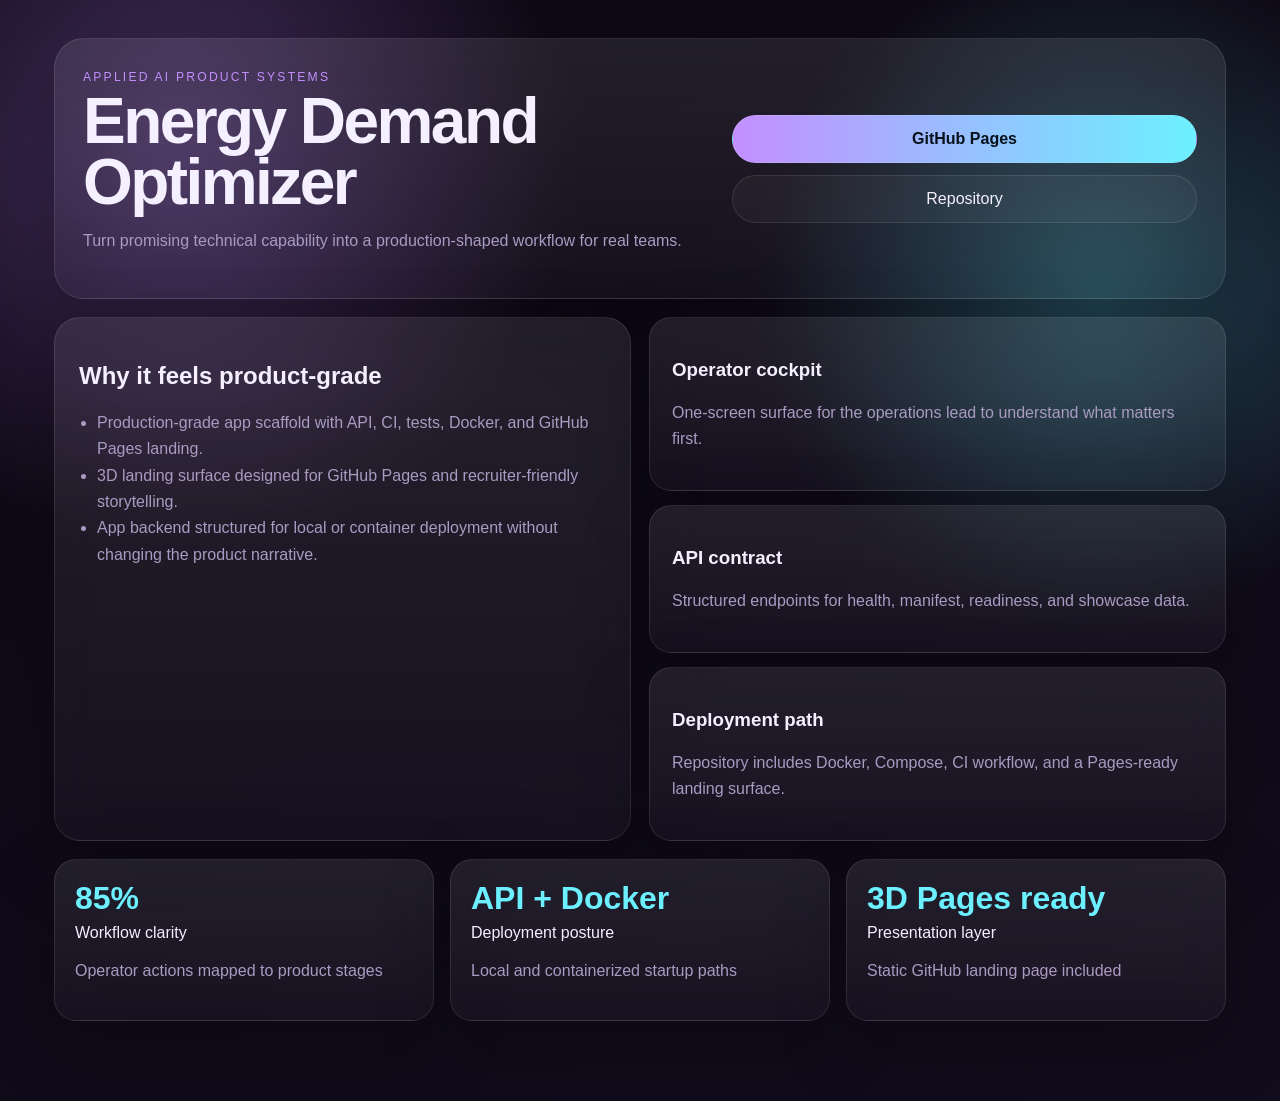
<file: docs/index.html>
<!DOCTYPE html>
<html lang="en">
<head>
  <meta charset="UTF-8" />
  <meta name="viewport" content="width=device-width, initial-scale=1.0" />
  <title>Energy Demand Optimizer Landing</title>
  <link rel="stylesheet" href="landing.css" />
</head>
<body>
  <div class="scene" id="scene">
    <div class="backdrop"></div>
    <main class="deck">
      <section class="hero-card glass">
        <div>
          <span class="eyebrow">Applied AI product systems</span>
          <h1>Energy Demand Optimizer</h1>
          <p>Turn promising technical capability into a production-shaped workflow for real teams.</p>
        </div>
        <nav class="cta-stack">
          <a class="cta primary" href="https://r-behera.github.io/energy-demand-optimizer/">GitHub Pages</a>
          <a class="cta" href="https://github.com/R-behera/energy-demand-optimizer">Repository</a>
        </nav>
      </section>
      <section class="orbit-grid">
        <div class="glass panel large">
          <h2>Why it feels product-grade</h2>
          <ul><li>Production-grade app scaffold with API, CI, tests, Docker, and GitHub Pages landing.</li><li>3D landing surface designed for GitHub Pages and recruiter-friendly storytelling.</li><li>App backend structured for local or container deployment without changing the product narrative.</li></ul>
        </div>
        <div id="cards" class="card-stack"></div>
      </section>
      <section class="metrics-row" id="metrics"></section>
    </main>
  </div>
  <script>window.PROJECT_MANIFEST = {"slug": "energy-demand-optimizer", "title": "Energy Demand Optimizer", "summary": "![Demo Screenshot](demo/screenshot.png)", "domain": "Applied AI product systems", "audience": "operations lead", "promise": "Turn promising technical capability into a production-shaped workflow for real teams.", "hero": ["Production-grade app scaffold with API, CI, tests, Docker, and GitHub Pages landing.", "3D landing surface designed for GitHub Pages and recruiter-friendly storytelling.", "App backend structured for local or container deployment without changing the product narrative."], "kpis": [{"label": "Workflow clarity", "value": "85%", "note": "Operator actions mapped to product stages"}, {"label": "Deployment posture", "value": "API + Docker", "note": "Local and containerized startup paths"}, {"label": "Presentation layer", "value": "3D Pages ready", "note": "Static GitHub landing page included"}], "stages": ["ingest", "validate", "analyze", "decide", "monitor"], "cards": [{"title": "Operator cockpit", "body": "One-screen surface for the operations lead to understand what matters first."}, {"title": "API contract", "body": "Structured endpoints for health, manifest, readiness, and showcase data."}, {"title": "Deployment path", "body": "Repository includes Docker, Compose, CI workflow, and a Pages-ready landing surface."}], "scene": "depth-columns", "theme": {"bg": "#0c0812", "surface": "#171022", "ink": "#f5f0ff", "muted": "#a99bc2", "accent": "#c38fff", "accent2": "#6cf0ff"}, "pages_url": "https://r-behera.github.io/energy-demand-optimizer/", "api_examples": {"health": {"status": "ok", "project": "energy-demand-optimizer"}, "readiness": {"api": "ready", "landing_page": "docs/index.html", "container": "Dockerfile present"}, "signals": [{"name": "Decision coverage", "status": "strong", "detail": "App and landing narrative aligned"}, {"name": "Operator context", "status": "strong", "detail": "Primary user anchored as operations lead"}, {"name": "Delivery path", "status": "ready", "detail": "Pages + containerized app scaffold generated"}]}};</script>
  <script src="landing.js"></script>
</body>
</html>
</file>
<file: docs/landing.css>
:root{--bg:#0c0812;--surface:#171022;--ink:#f5f0ff;--muted:#a99bc2;--accent:#c38fff;--accent2:#6cf0ff;--rx:0deg;--ry:0deg;}*{box-sizing:border-box}html,body{margin:0;min-height:100%;font-family:Inter,Segoe UI,sans-serif;background:var(--bg);color:var(--ink)}.scene{min-height:100vh;overflow:hidden;position:relative;transform-style:preserve-3d;perspective:1600px}.backdrop{position:absolute;inset:-10%;background:radial-gradient(circle at 20% 20%,color-mix(in srgb,var(--accent) 30%, transparent),transparent 24%),radial-gradient(circle at 80% 30%,color-mix(in srgb,var(--accent2) 28%, transparent),transparent 22%),linear-gradient(160deg,var(--bg),color-mix(in srgb,var(--surface) 78%, black));filter:saturate(1.15)}.deck{position:relative;z-index:2;max-width:1220px;margin:0 auto;padding:38px 24px 80px;transform:rotateX(var(--rx)) rotateY(var(--ry));transition:transform .12s ease-out}.glass{background:linear-gradient(180deg,rgba(255,255,255,.09),rgba(255,255,255,.03));border:1px solid rgba(255,255,255,.1);backdrop-filter:blur(22px);box-shadow:0 24px 70px rgba(0,0,0,.28)}.hero-card{display:grid;grid-template-columns:1.15fr .85fr;gap:20px;padding:28px;border-radius:30px;margin-bottom:18px}.eyebrow{letter-spacing:.18em;text-transform:uppercase;font-size:.76rem;color:var(--accent)}h1{font-size:clamp(2.4rem,5vw,4.8rem);line-height:.94;margin:.4rem 0 1rem;letter-spacing:-.04em}p,li{color:var(--muted);line-height:1.65}.cta-stack{display:flex;flex-direction:column;justify-content:center;gap:12px}.cta{display:inline-flex;justify-content:center;padding:14px 18px;border-radius:999px;text-decoration:none;color:var(--ink);border:1px solid rgba(255,255,255,.1);background:rgba(255,255,255,.04)}.primary{background:linear-gradient(90deg,var(--accent),var(--accent2));color:#07111b;font-weight:700}.orbit-grid{display:grid;grid-template-columns:1fr 1fr;gap:18px;margin-bottom:18px}.panel.large{padding:24px;border-radius:26px}.card-stack{display:grid;gap:14px}.flip{padding:22px;border-radius:22px;transform:translateZ(var(--z))}.metrics-row{display:grid;grid-template-columns:repeat(3,minmax(0,1fr));gap:16px}.metric{padding:20px;border-radius:22px}.metric strong{display:block;font-size:2rem;color:var(--accent2);margin-bottom:.4rem}ul{padding-left:18px;margin:14px 0 0}@media(max-width:980px){.hero-card,.orbit-grid,.metrics-row{grid-template-columns:1fr}.deck{padding:22px 16px 60px}}
</file>
